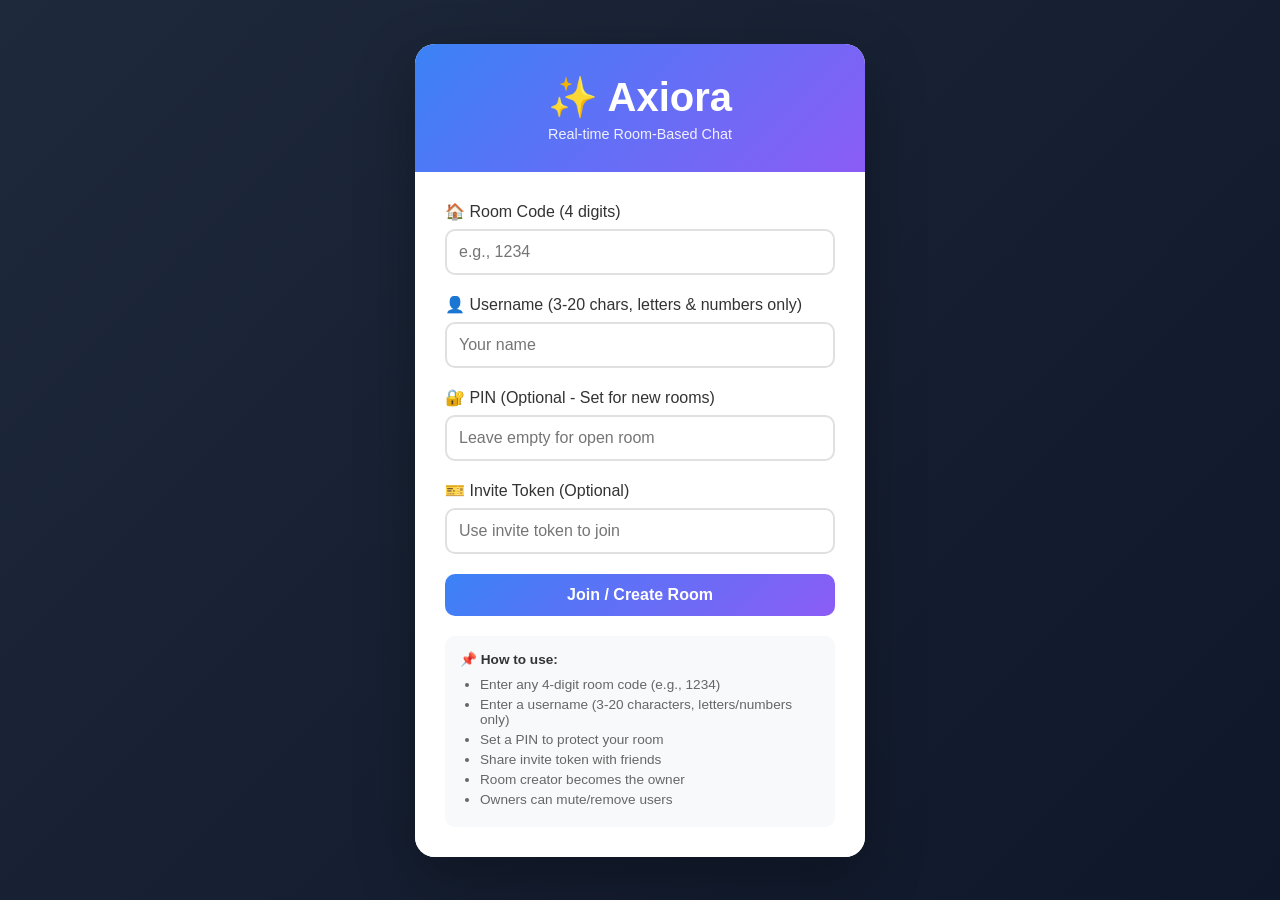
<file: templates/index.html>
<!DOCTYPE html>
<html lang="en">
<head>
    <meta charset="UTF-8">
    <meta name="viewport" content="width=device-width, initial-scale=1.0">
    <title>Axiora - Real-time Chat Rooms</title>
    <link rel="stylesheet" href="/static/css/style.css">
    <style>
        body {
            background: linear-gradient(135deg, #1e293b 0%, #0f172a 100%);
            display: flex;
            justify-content: center;
            align-items: center;
            min-height: 100vh;
            padding: 20px;
            margin: 0;
        }
    </style>
</head>
<body>
    <div class="home-container">
        <div class="home-header">
            <h1>✨ Axiora</h1>
            <p>Real-time Room-Based Chat</p>
        </div>
        <div class="form-container">
            <div class="input-group">
                <label>🏠 Room Code (4 digits)</label>
                <input type="text" id="roomCode" maxlength="4" placeholder="e.g., 1234">
            </div>
            <div class="input-group">
                <label>👤 Username (3-20 chars, letters & numbers only)</label>
                <input type="text" id="username" maxlength="20" placeholder="Your name">
            </div>
            <div class="input-group">
                <label>🔐 PIN (Optional - Set for new rooms)</label>
                <input type="password" id="pin" placeholder="Leave empty for open room">
            </div>
            <div class="input-group">
                <label>🎫 Invite Token (Optional)</label>
                <input type="text" id="inviteToken" placeholder="Use invite token to join">
            </div>
            <button class="btn" onclick="joinRoom()">Join / Create Room</button>
            
            <div class="info">
                <h4>📌 How to use:</h4>
                <ul>
                    <li>Enter any 4-digit room code (e.g., 1234)</li>
                    <li>Enter a username (3-20 characters, letters/numbers only)</li>
                    <li>Set a PIN to protect your room</li>
                    <li>Share invite token with friends</li>
                    <li>Room creator becomes the owner</li>
                    <li>Owners can mute/remove users</li>
                </ul>
            </div>
        </div>
    </div>
    
    <script>
        function joinRoom() {
            let roomCode = document.getElementById("roomCode").value;
            let username = document.getElementById("username").value;
            let pin = document.getElementById("pin").value;
            let inviteToken = document.getElementById("inviteToken").value;
            
            // Remove any spaces from room code
            roomCode = roomCode.trim();
            username = username.trim();
            
            // Validate room code
            if (!roomCode) {
                alert("Please enter a room code");
                return;
            }
            
            if (roomCode.length !== 4) {
                alert("Room code must be exactly 4 digits");
                return;
            }
            
            if (!/^\d{4}$/.test(roomCode)) {
                alert("Room code must contain only numbers (0-9)");
                return;
            }
            
            // Validate username
            if (!username) {
                alert("Please enter a username");
                return;
            }
            
            if (username.length < 3) {
                alert("Username must be at least 3 characters long");
                return;
            }
            
            if (username.length > 20) {
                alert("Username cannot be longer than 20 characters");
                return;
            }
            
            if (!/^[a-zA-Z0-9]+$/.test(username)) {
                alert("Username can only contain letters (A-Z) and numbers (0-9). No spaces or special characters.");
                return;
            }
            
            // Build URL
            let url = "/room/" + roomCode + "?username=" + encodeURIComponent(username);
            if (pin) {
                url += "&pin=" + encodeURIComponent(pin);
            }
            if (inviteToken) {
                url += "&token=" + encodeURIComponent(inviteToken);
            }
            
            console.log("Joining room:", url);
            window.location.href = url;
        }
        
        // Allow Enter key to submit
        document.getElementById("roomCode").addEventListener("keypress", function(e) {
            if (e.key === "Enter") joinRoom();
        });
        document.getElementById("username").addEventListener("keypress", function(e) {
            if (e.key === "Enter") joinRoom();
        });
        document.getElementById("pin").addEventListener("keypress", function(e) {
            if (e.key === "Enter") joinRoom();
        });
        
        // Add input validation to show feedback
        document.getElementById("username").addEventListener("input", function(e) {
            let val = e.target.value;
            let isValid = /^[a-zA-Z0-9]*$/.test(val) && val.length >= 3 && val.length <= 20;
            if (val.length > 0 && !isValid) {
                e.target.style.borderColor = "red";
            } else {
                e.target.style.borderColor = "#e0e0e0";
            }
        });
    </script>
</body>
</html>
</file>
<file: static/css/style.css>
/* Global Styles */
* {
    margin: 0;
    padding: 0;
    box-sizing: border-box;
}

body {
    font-family: -apple-system, BlinkMacSystemFont, 'Segoe UI', Roboto, Oxygen, Ubuntu, sans-serif;
    background: linear-gradient(135deg, #92a9cd 0%, #ada2ed 100%);
    height: 100vh;
}

/* Home Page Styles */
.home-container {
    background: rgba(255, 255, 255, 0.95);
    border-radius: 20px;
    box-shadow: 0 20px 60px rgba(0,0,0,0.3);
    overflow: hidden;
    width: 450px;
    max-width: 100%;
}

.home-header {
    background: linear-gradient(135deg, #3b82f6 0%, #8b5cf6 100%);
    color: white;
    padding: 30px;
    text-align: center;
}

.home-header h1 {
    font-size: 2.5em;
    margin-bottom: 5px;
}

.home-header p {
    opacity: 0.9;
    font-size: 0.9em;
}

.form-container {
    padding: 30px;
    background: white;
}

.input-group {
    margin-bottom: 20px;
}

.input-group label {
    display: block;
    margin-bottom: 8px;
    color: #333;
    font-weight: 500;
}

.input-group input {
    width: 100%;
    padding: 12px;
    border: 2px solid #e0e0e0;
    border-radius: 10px;
    font-size: 16px;
    transition: border-color 0.3s;
}

.input-group input:focus {
    outline: none;
    border-color: #3b82f6;
}

.btn {
    width: 100%;
    padding: 12px;
    background: linear-gradient(135deg, #3b82f6 0%, #8b5cf6 100%);
    color: white;
    border: none;
    border-radius: 10px;
    font-size: 16px;
    font-weight: 600;
    cursor: pointer;
    transition: transform 0.2s;
}

.btn:hover {
    transform: translateY(-2px);
}

.info {
    margin-top: 20px;
    padding: 15px;
    background: #f8f9fa;
    border-radius: 10px;
    font-size: 0.85em;
    color: #666;
}

.info h4 {
    margin-bottom: 10px;
    color: #333;
}

.info ul {
    margin-left: 20px;
}

.info li {
    margin: 5px 0;
}

/* Chat Room Styles */
.chat-container {
    max-width: 1200px;
    margin: 0 auto;
    height: 100vh;
    display: flex;
    flex-direction: column;
    padding: 20px;
}

.header {
    background: white;
    padding: 20px;
    border-radius: 15px;
    margin-bottom: 20px;
    box-shadow: 0 2px 10px rgba(0,0,0,0.1);
    display: flex;
    justify-content: space-between;
    align-items: center;
    flex-wrap: wrap;
}

.room-info h2 {
    color: #333;
    margin-bottom: 5px;
}

.room-details {
    color: #666;
    font-size: 14px;
    margin-top: 5px;
}

.badge {
    display: inline-block;
    padding: 3px 8px;
    border-radius: 5px;
    font-size: 12px;
    margin-left: 10px;
}

.badge-owner {
    background: #ffd700;
    color: #333;
}

.badge-pin {
    background: #4caf50;
    color: white;
}

.controls {
    display: flex;
    gap: 10px;
    align-items: center;
}

.invite-btn, .exit-btn {
    padding: 8px 16px;
    border: none;
    border-radius: 8px;
    cursor: pointer;
    font-size: 14px;
    transition: all 0.3s;
}

.invite-btn {
    background: #3b82f6;
    color: white;
}

.invite-btn:hover {
    background: #2563eb;
    transform: translateY(-1px);
}

.exit-btn {
    background: #ef4444;
    color: white;
}

.exit-btn:hover {
    background: #dc2626;
}

.main-content {
    display: flex;
    gap: 20px;
    flex: 1;
    min-height: 0;
}

.messages-area {
    flex: 3;
    background: white;
    border-radius: 15px;
    display: flex;
    flex-direction: column;
    box-shadow: 0 2px 10px rgba(0,0,0,0.1);
}

.messages {
    flex: 1;
    overflow-y: auto;
    padding: 20px;
    display: flex;
    flex-direction: column;
}

.message {
    margin-bottom: 15px;
    animation: fadeIn 0.3s ease-in;
    display: flex;
    width: 100%;
}

.message.sent {
    justify-content: flex-end;
}

.message.received {
    justify-content: flex-start;
}

.message.system {
    justify-content: center;
}

.message-content {
    max-width: 70%;
    padding: 10px 15px;
    border-radius: 18px;
    word-wrap: break-word;
}

.message.sent .message-content {
    background: linear-gradient(135deg, #3b82f6 0%, #8b5cf6 100%);
    color: white;
    border-bottom-right-radius: 4px;
}

.message.received .message-content {
    background: #f0f2f5;
    color: #333;
    border-bottom-left-radius: 4px;
}

.message.system .message-content {
    background: #e8e8e8;
    color: #666;
    font-style: italic;
    font-size: 12px;
    text-align: center;
    max-width: 90%;
}

.message-username {
    font-size: 12px;
    margin-bottom: 4px;
    display: block;
}

.message.sent .message-username {
    color: rgba(255,255,255,0.8);
    text-align: right;
}

.message.received .message-username {
    color: #3b82f6;
    font-weight: bold;
}

.message-text {
    font-size: 14px;
    line-height: 1.4;
}

.message-time {
    font-size: 10px;
    margin-top: 4px;
    display: block;
}

.message.sent .message-time {
    color: rgba(255,255,255,0.7);
    text-align: right;
}

.message.received .message-time {
    color: #999;
}

@keyframes fadeIn {
    from {
        opacity: 0;
        transform: translateY(10px);
    }
    to {
        opacity: 1;
        transform: translateY(0);
    }
}

.input-area {
    padding: 20px;
    border-top: 1px solid #e0e0e0;
    display: flex;
    gap: 10px;
}

#message-input {
    flex: 1;
    padding: 12px;
    border: 2px solid #e0e0e0;
    border-radius: 10px;
    font-size: 14px;
    transition: border-color 0.3s;
}

#message-input:focus {
    outline: none;
    border-color: #3b82f6;
}

.send-btn {
    padding: 12px 24px;
    background: linear-gradient(135deg, #3b82f6 0%, #8b5cf6 100%);
    color: white;
    border: none;
    border-radius: 10px;
    cursor: pointer;
    font-weight: 600;
    transition: all 0.3s;
}

.send-btn:hover {
    transform: translateY(-1px);
}

.sidebar {
    flex: 1;
    background: white;
    border-radius: 15px;
    padding: 20px;
    box-shadow: 0 2px 10px rgba(0,0,0,0.1);
    display: flex;
    flex-direction: column;
}

.sidebar h3 {
    margin-bottom: 15px;
    color: #333;
}

.members-list {
    flex: 1;
    overflow-y: auto;
}

.member {
    padding: 8px;
    margin: 5px 0;
    background: #f8f9fa;
    border-radius: 8px;
    display: flex;
    justify-content: space-between;
    align-items: center;
}

.member-owner {
    background: #fff3cd;
    border-left: 3px solid #ffd700;
}

.member-muted {
    opacity: 0.5;
}

.mod-actions {
    display: flex;
    gap: 5px;
}

.mod-btn {
    padding: 4px 8px;
    font-size: 11px;
    border: none;
    border-radius: 4px;
    cursor: pointer;
    transition: all 0.2s;
}

.mod-btn.mute {
    background: #ffc107;
    color: #333;
}

.mod-btn.remove {
    background: #ef4444;
    color: white;
}

.mod-btn:hover {
    transform: scale(1.05);
}

.status-bar {
    margin-top: 20px;
    padding: 10px;
    background: rgba(255, 255, 255, 0.9);
    border-radius: 10px;
    text-align: center;
    font-size: 12px;
    color: #333;
}

.warning {
    color: #ff9800;
    font-size: 12px;
    margin-top: 5px;
}

/* Responsive Design */
@media (max-width: 768px) {
    .main-content {
        flex-direction: column;
    }
    
    .sidebar {
        max-height: 200px;
    }
    
    .message-content {
        max-width: 85%;
    }
}
</file>
